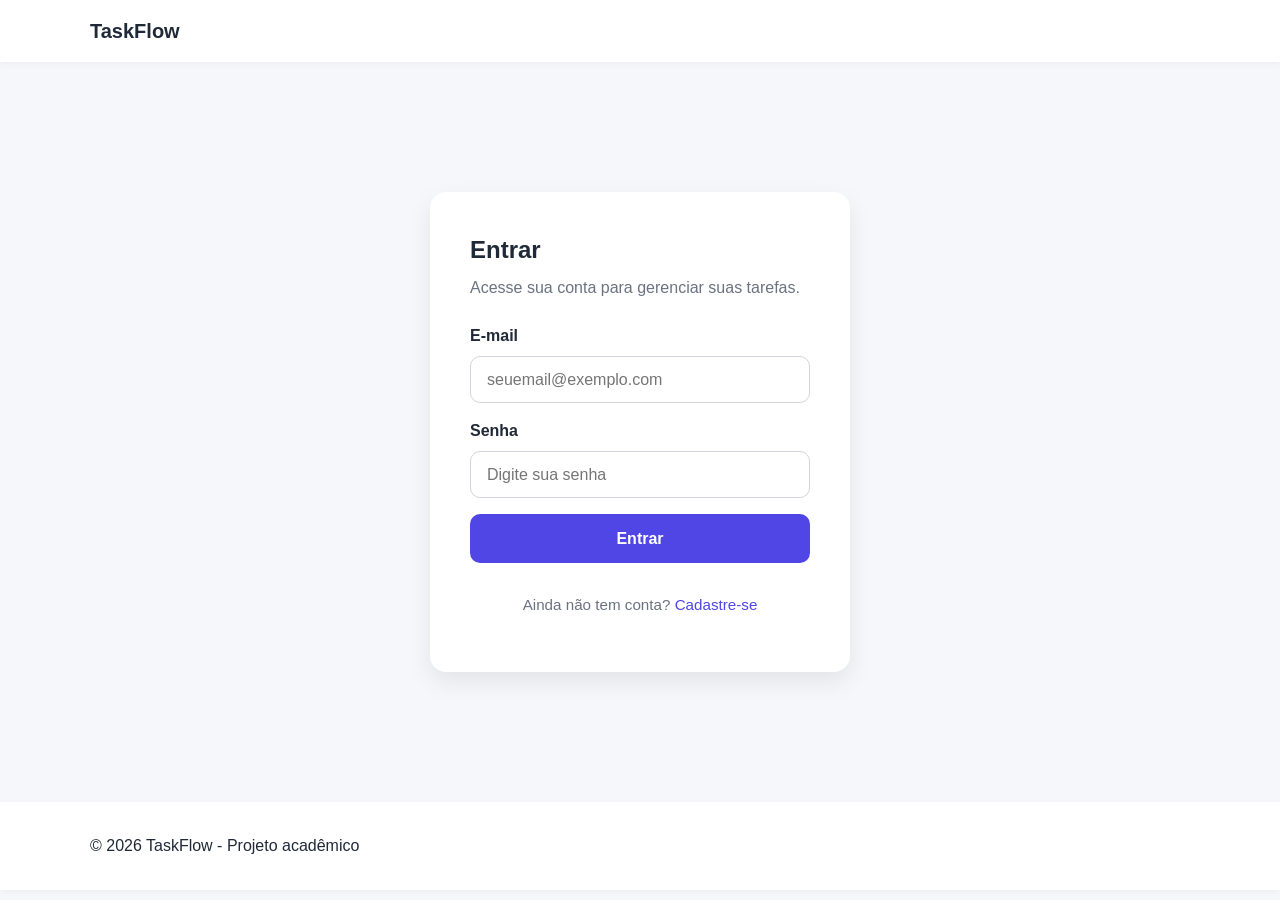
<file: index.html>
<!doctype html>
<html lang="pt-BR">
<head>
  <meta charset="utf-8">
  <meta name="viewport" content="width=device-width, initial-scale=1">
  <title>Login | TaskFlow</title>
  <link rel="stylesheet" href="css/estilos.css">
</head>
<body>
  <a class="skip-link" href="#conteudo-principal">Pular para o conteúdo</a>

  <header class="topo">
    <div class="container">
      <p class="logo">TaskFlow</p>
    </div>
  </header>

  <main id="conteudo-principal" class="container auth-page">
    <section class="auth-card">
      <h1>Entrar</h1>
      <p class="subtexto">Acesse sua conta para gerenciar suas tarefas.</p>

      <form action="#" method="post" class="formulario">
        <div class="campo">
          <label for="email">E-mail</label>
          <input id="email" name="email" type="email" placeholder="seuemail@exemplo.com" required>
        </div>

        <div class="campo">
          <label for="senha">Senha</label>
          <input id="senha" name="senha" type="password" placeholder="Digite sua senha" required>
        </div>

        <button type="submit" class="botao">Entrar</button>

        <p class="link-texto">
          Ainda não tem conta?
          <a href="pages/cadastro.html">Cadastre-se</a>
        </p>
      </form>
    </section>
  </main>

  <footer class="rodape">
    <div class="container">
      <p>© 2026 TaskFlow - Projeto acadêmico</p>
    </div>
  </footer>
</body>
</html>
</file>
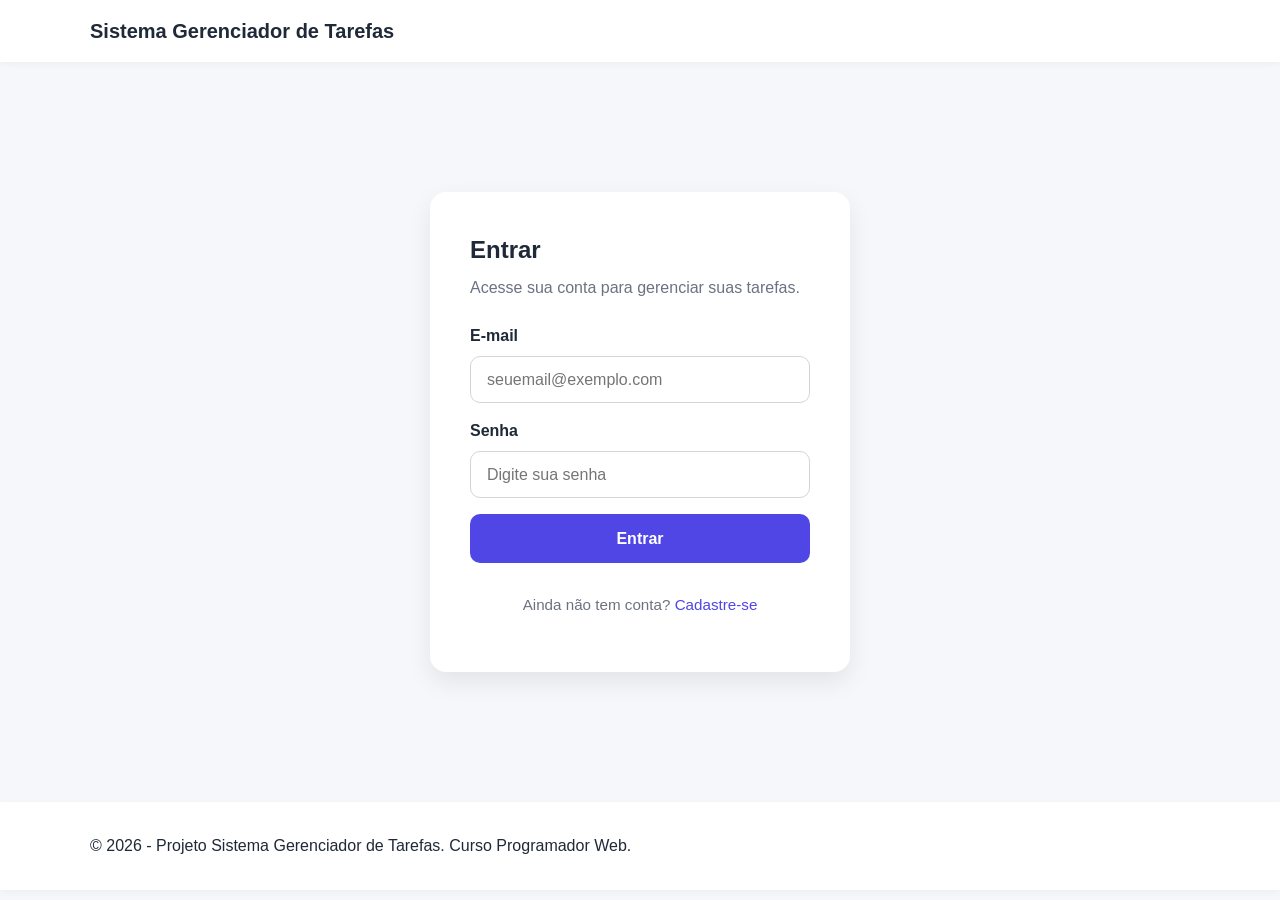
<file: src/index.html>
<!doctype html>
<html lang="pt-BR">
<head>
  <meta charset="utf-8">
  <meta name="viewport" content="width=device-width, initial-scale=1">
  <title>Login | TaskFlow</title>
  <link rel="stylesheet" href="css/estilos.css">
</head>
<body>
  <a class="skip-link" href="#conteudo-principal">Pular para o conteúdo</a>

  <header class="topo">
    <div class="container">
      <p class="logo">Sistema Gerenciador de Tarefas</p>
    </div>
  </header>

  <main id="conteudo-principal" class="container auth-page">
    <section class="auth-card">
      <h1>Entrar</h1>
      <p class="subtexto">Acesse sua conta para gerenciar suas tarefas.</p>

      <form action="#" method="post" class="formulario">
        <div class="campo">
          <label for="email">E-mail</label>
          <input id="email" name="email" type="email" placeholder="seuemail@exemplo.com" required>
        </div>

        <div class="campo">
          <label for="senha">Senha</label>
          <input id="senha" name="senha" type="password" placeholder="Digite sua senha" required>
        </div>

        <button type="submit" class="botao">Entrar</button>

        <p class="link-texto">
          Ainda não tem conta?
          <a href="pages/cadastro.html">Cadastre-se</a>
        </p>
      </form>
    </section>
  </main>

  <footer class="rodape">
    <div class="container">
      <p>© 2026 - Projeto Sistema Gerenciador de Tarefas. Curso Programador Web. </p>
    </div>
  </footer>
</body>
</html>
</file>
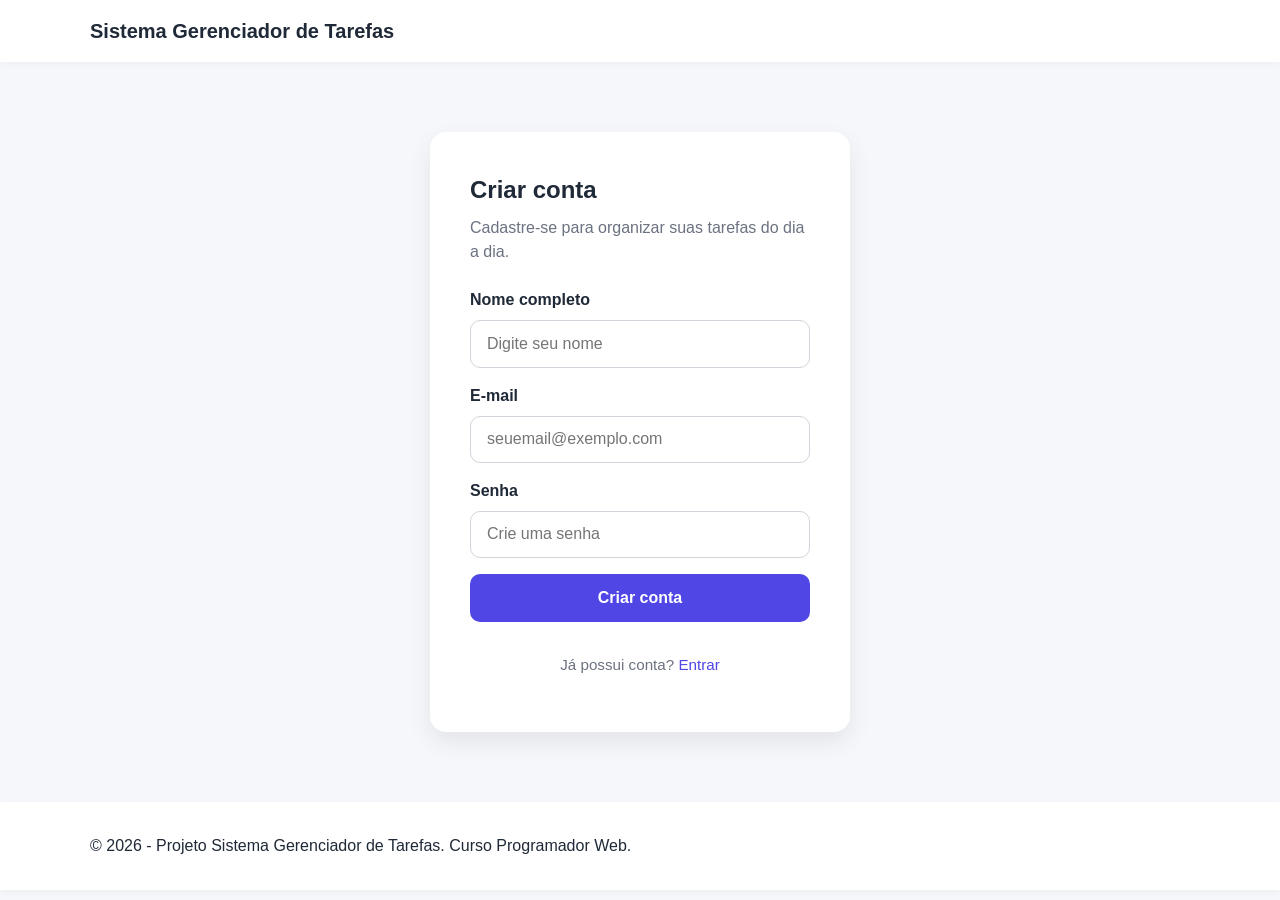
<file: src/pagecadastro.html>
<!doctype html>
<html lang="pt-BR">
<head>
  <meta charset="utf-8">
  <meta name="viewport" content="width=device-width, initial-scale=1">
  <title>Cadastro | Sistema Gerenciador de Tarefas</title>
  <link rel="stylesheet" href="css/estilos.css">
</head>
<body>
  <a class="skip-link" href="#conteudo-principal">Pular para o conteúdo</a>

  <header class="topo">
    <div class="container">
      <p class="logo">Sistema Gerenciador de Tarefas</p>
    </div>
  </header>
  <main id="conteudo-principal" class="container auth-page">
  <section class="auth-card">
    <h1>Criar conta</h1>
    <p class="subtexto">Cadastre-se para organizar suas tarefas do dia a dia.</p>

    <form action="#" method="post" class="formulario">
      <div class="campo">
        <label for="nome">Nome completo</label>
        <input id="nome" name="nome" type="text" placeholder="Digite seu nome" required>
      </div>

      <div class="campo">
        <label for="email">E-mail</label>
        <input id="email" name="email" type="email" placeholder="seuemail@exemplo.com" required>
      </div>

      <div class="campo">
        <label for="senha">Senha</label>
        <input id="senha" name="senha" type="password" placeholder="Crie uma senha" required>
      </div>

      <button type="submit" class="botao">Criar conta</button>

      <p class="link-texto">
        Já possui conta?
        <a href="../index.html">Entrar</a>
      </p>
    </form>
  </section>
</main>
<footer class="rodape">
    <div class="container">
      <p>© 2026 - Projeto Sistema Gerenciador de Tarefas. Curso Programador Web. </p>
    </div>
  </footer>
</body>
</html>
</file>
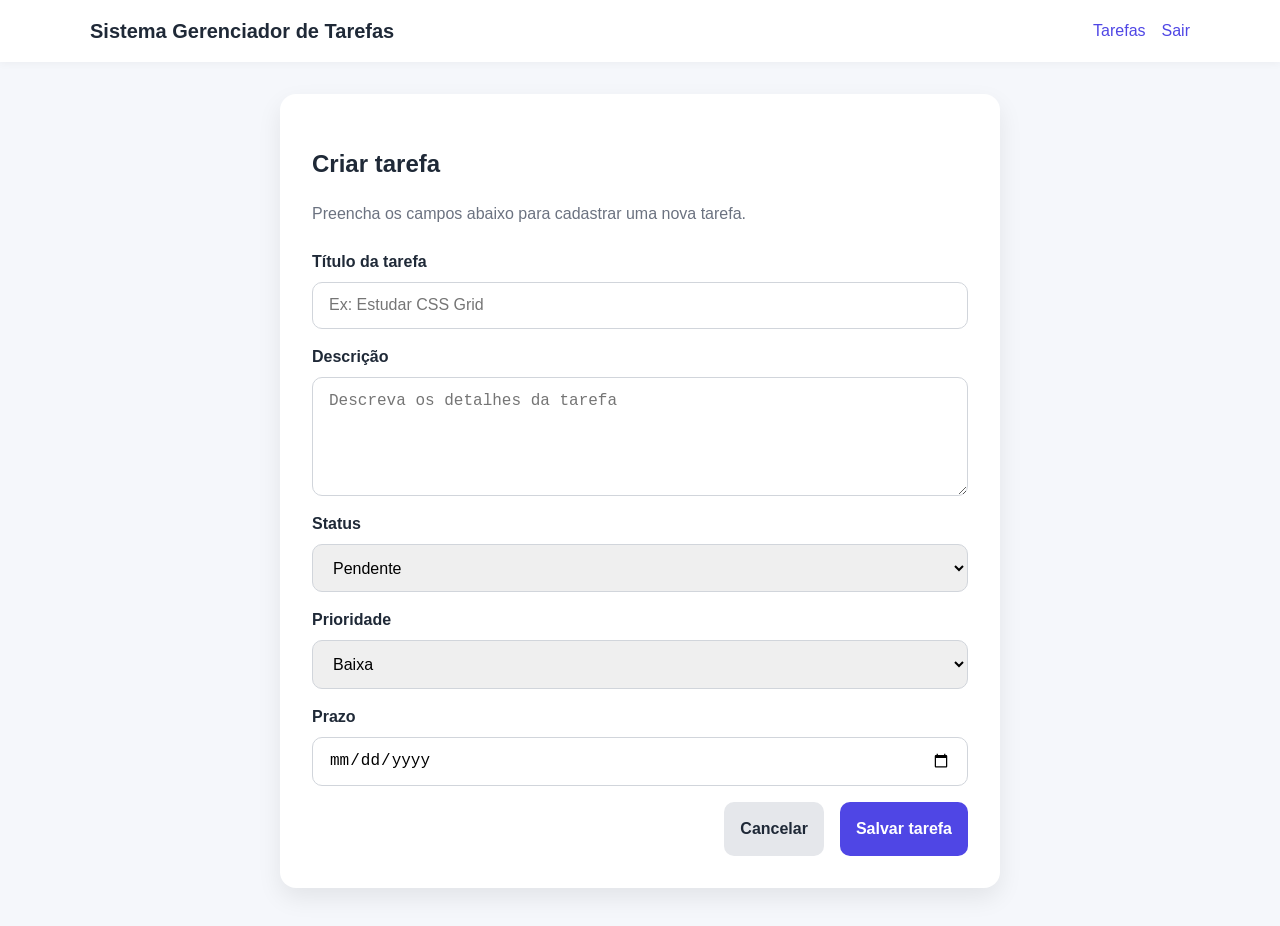
<file: src/pagecriartarefa.html>
<!doctype html>
<html lang="pt-BR">
<head>
  <meta charset="utf-8">
  <meta name="viewport" content="width=device-width, initial-scale=1">
  <title>Criar Tarefa | Sistema Gerenciador de Tarefas</title>
  <link rel="stylesheet" href="./css/estilos.css">
</head>
<body>
  <a class="skip-link" href="#conteudo-principal">Pular para o conteúdo</a>

  <header class="topo">
    <div class="container barra-topo">
      <p class="logo">Sistema Gerenciador de Tarefas</p>
      <nav aria-label="Principal">
        <a href="pagedasboardtarefas.html">Tarefas</a>
        <a href="../index.html">Sair</a>
      </nav>
    </div>
  </header>

  <main id="conteudo-principal" class="container pagina-dashboard">
    <section class="form-card">
      <h1>Criar tarefa</h1>
      <p class="subtexto">Preencha os campos abaixo para cadastrar uma nova tarefa.</p>

      <form action="#" method="post" class="formulario">
        <div class="campo">
          <label for="titulo">Título da tarefa</label>
          <input
            id="titulo"
            name="titulo"
            type="text"
            placeholder="Ex: Estudar CSS Grid"
            required
          >
        </div>

        <div class="campo">
          <label for="descricao">Descrição</label>
          <textarea
            id="descricao"
            name="descricao"
            rows="5"
            placeholder="Descreva os detalhes da tarefa"
            required
          ></textarea>
        </div>

        <div class="campo">
          <label for="status">Status</label>
          <select id="status" name="status">
            <option value="pendente">Pendente</option>
            <option value="andamento">Em andamento</option>
            <option value="concluida">Concluída</option>
          </select>
        </div>

        <div class="campo">
          <label for="prioridade">Prioridade</label>
          <select id="prioridade" name="prioridade">
            <option value="baixa">Baixa</option>
            <option value="media">Média</option>
            <option value="alta">Alta</option>
          </select>
        </div>

        <div class="campo">
          <label for="prazo">Prazo</label>
          <input id="prazo" name="prazo" type="date">
        </div>

        <div class="acoes-formulario">
          <a class="botao-secundario" href="pagedasboardtarefas.html">Cancelar</a>
          <button type="submit" class="botao">Salvar tarefa</button>
        </div>
      </form>
    </section>
  </main>
  </body>
</html>
</file>
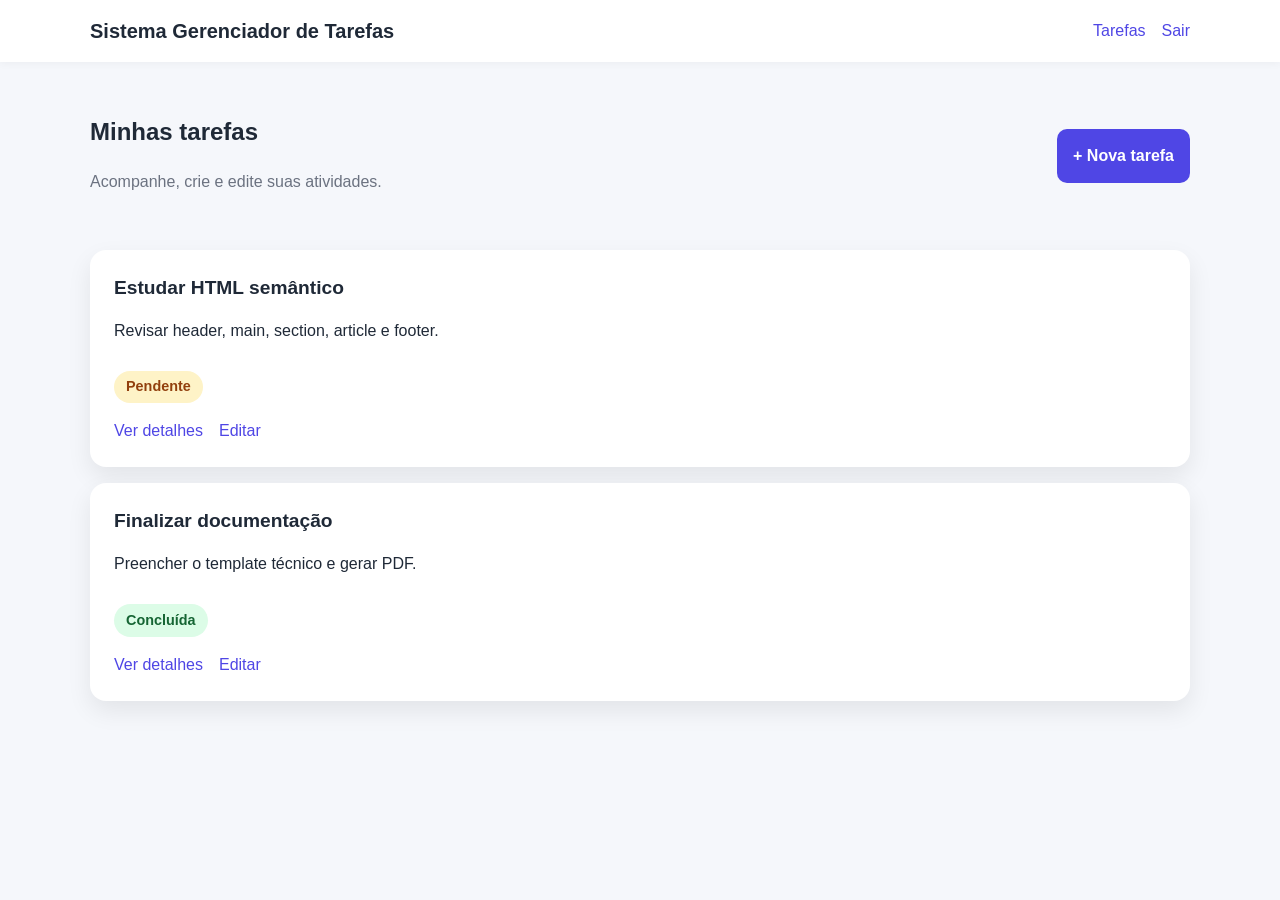
<file: src/pagedasboardtarefas.html>
<!doctype html>
<html lang="pt-BR">
<head>
  <meta charset="utf-8">
  <meta name="viewport" content="width=device-width, initial-scale=1">
  <title>Dashboard |  Sistema Gerenciador de Tarefas</title>
  <link rel="stylesheet" href="./css/estilos.css">
</head>
<body>
  <a class="skip-link" href="#conteudo-principal">Pular para o conteúdo</a>

  <header class="topo">
    <div class="container barra-topo">
      <p class="logo">Sistema Gerenciador de Tarefas</p>
      <nav aria-label="Principal">
        <a href="dashboard.html">Tarefas</a>
        <a href="../index.html">Sair</a>
      </nav>
    </div>
  </header>

  <main id="conteudo-principal" class="container pagina-dashboard">
    <section class="cabecalho-pagina">
      <div>
        <h1>Minhas tarefas</h1>
        <p class="subtexto">Acompanhe, crie e edite suas atividades.</p>
      </div>
      <a class="botao" href="criar-tarefa.html">+ Nova tarefa</a>
    </section>

    <section class="lista-tarefas">
      <article class="card-tarefa">
        <h2>Estudar HTML semântico</h2>
        <p>Revisar header, main, section, article e footer.</p>
        <span class="status pendente">Pendente</span>
        <div class="acoes-card">
          <a href="tarefa-detalhes.html">Ver detalhes</a>
          <a href="editar-tarefa.html">Editar</a>
        </div>
      </article>

      <article class="card-tarefa">
        <h2>Finalizar documentação</h2>
        <p>Preencher o template técnico e gerar PDF.</p>
        <span class="status concluida">Concluída</span>
        <div class="acoes-card">
          <a href="tarefa-detalhes.html">Ver detalhes</a>
          <a href="editar-tarefa.html">Editar</a>
        </div>
      </article>
    </section>
  </main>
</body>
</html>
</file>
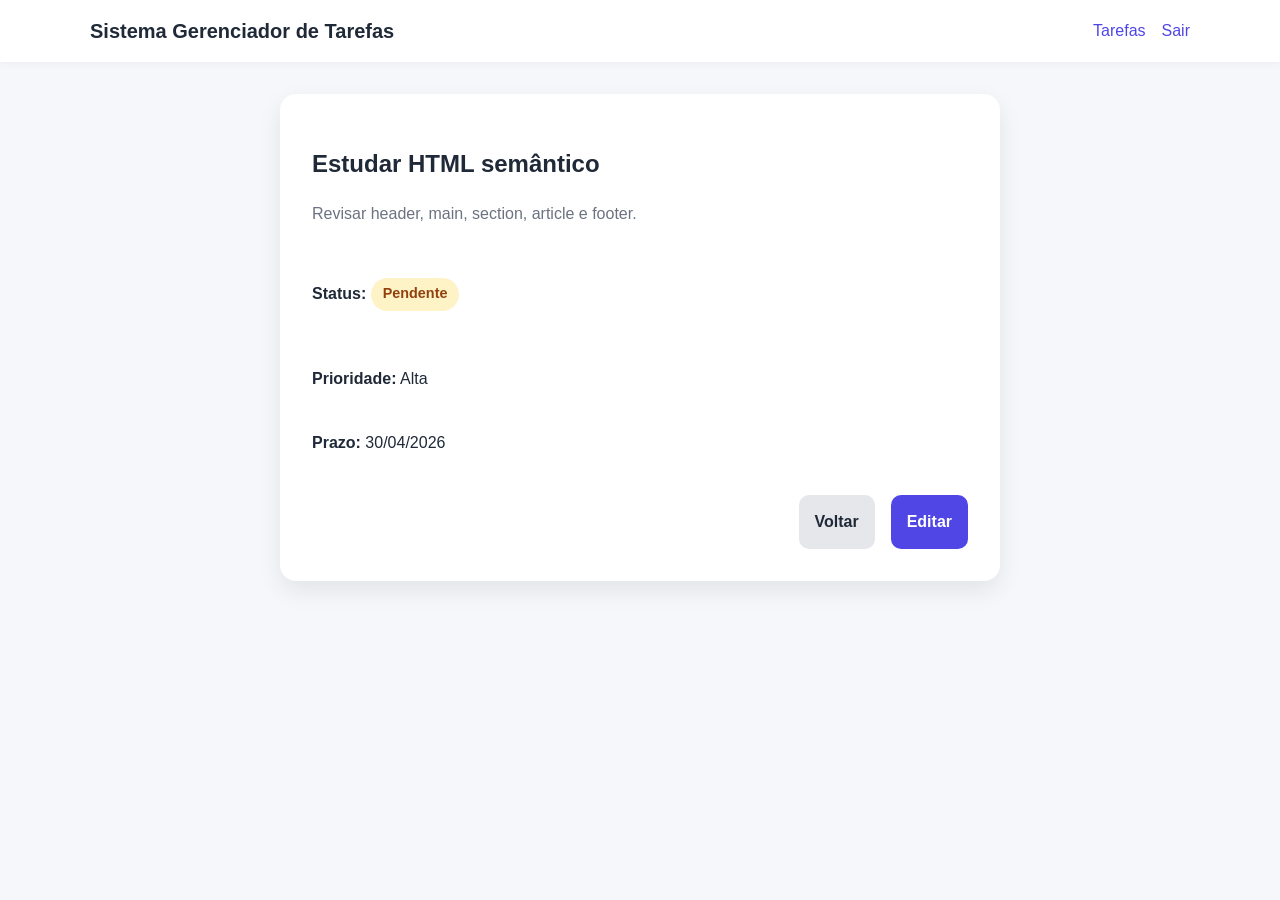
<file: src/pagedetalhesdatarefa.html>
<!doctype html>
<html lang="pt-BR">
<head>
  <meta charset="utf-8">
  <meta name="viewport" content="width=device-width, initial-scale=1">
  <title>Detalhes da Tarefa | Sistema Gerenciador de Tarefa</title>
  <link rel="stylesheet" href="./css/estilos.css">
</head>
<body>
  <a class="skip-link" href="#conteudo-principal">Pular para o conteúdo</a>

  <header class="topo">
    <div class="container barra-topo">
      <p class="logo">Sistema Gerenciador de Tarefas</p>
      <nav aria-label="Principal">
        <a href="pagedasboardtarefas.html">Tarefas</a>
        <a href="../index.html">Sair</a>
      </nav>
    </div>
  </header>

  <main id="conteudo-principal" class="container pagina-dashboard">
    <section class="form-card">
      <h1>Estudar HTML semântico</h1>

      <p class="subtexto">
        Revisar header, main, section, article e footer.
      </p>

      <div class="info-tarefa">
        <p><strong>Status:</strong> <span class="status pendente">Pendente</span></p>
        <p><strong>Prioridade:</strong> Alta</p>
        <p><strong>Prazo:</strong> 30/04/2026</p>
      </div>

      <div class="acoes-formulario">
        <a class="botao-secundario" href="pagedasboardtarefas.html">Voltar</a>
        <a class="botao" href="pageeditartarefa.html">Editar</a>
      </div>
    </section>
  </main>
</body>
</html>
</file>
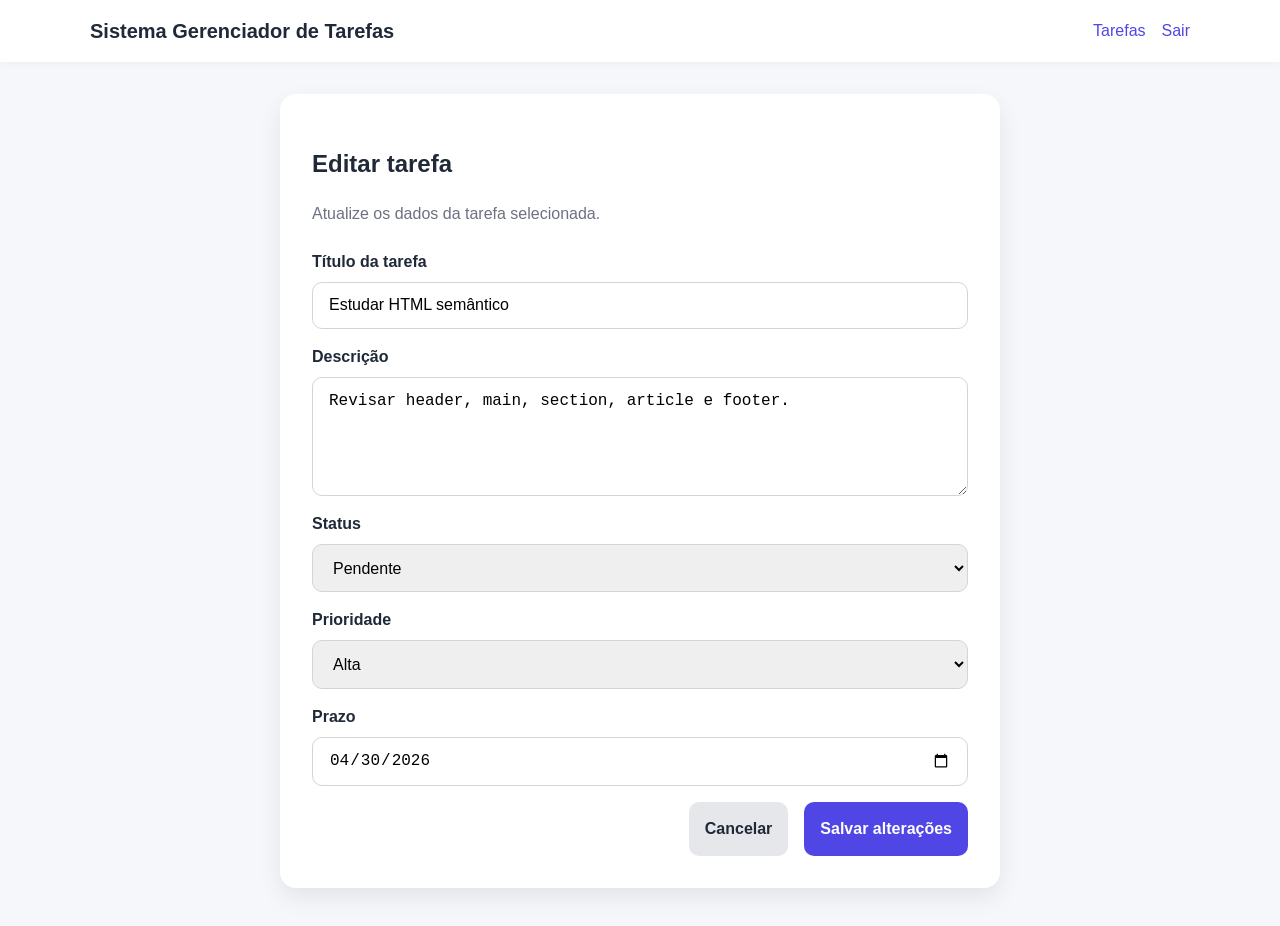
<file: src/pageediçãodetarefa..html>
<!doctype html>
<html lang="pt-BR">
<head>
  <meta charset="utf-8">
  <meta name="viewport" content="width=device-width, initial-scale=1">
  <title>Editar Tarefa | Fluxo de Tarefas</title>
  <link rel="stylesheet" href="./css/estilos.css">
</head>
<body>
  <a class="skip-link" href="#conteudo-principal">Pular para o conteúdo</a>

  <header class="topo">
    <div class="container barra-topo">
      <p class="logo">Sistema Gerenciador de Tarefas</p>
      <nav aria-label="Principal">
        <a href="pagedasboardtarefas.html">Tarefas</a>
        <a href="../index.html">Sair</a>
      </nav>
    </div>
  </header>

  <main id="conteudo-principal" class="container pagina-dashboard">
    <section class="form-card">
      <h1>Editar tarefa</h1>
      <p class="subtexto">Atualize os dados da tarefa selecionada.</p>

      <form action="#" method="post" class="formulario">
        <div class="campo">
          <label for="titulo">Título da tarefa</label>
          <input
            id="titulo"
            name="titulo"
            type="text"
            value="Estudar HTML semântico"
            required
          >
        </div>

        <div class="campo">
          <label for="descricao">Descrição</label>
          <textarea
            id="descricao"
            name="descricao"
            rows="5"
            required
          >Revisar header, main, section, article e footer.</textarea>
        </div>

        <div class="campo">
          <label for="status">Status</label>
          <select id="status" name="status">
            <option value="pendente" selected>Pendente</option>
            <option value="andamento">Em andamento</option>
            <option value="concluida">Concluída</option>
          </select>
        </div>

        <div class="campo">
          <label for="prioridade">Prioridade</label>
          <select id="prioridade" name="prioridade">
            <option value="baixa">Baixa</option>
            <option value="media">Média</option>
            <option value="alta" selected>Alta</option>
          </select>
        </div>

        <div class="campo">
          <label for="prazo">Prazo</label>
          <input id="prazo" name="prazo" type="date" value="2026-04-30">
        </div>

        <div class="acoes-formulario">
          <a class="botao-secundario" href="pagedasboardtarefas.html">Cancelar</a>
          <button type="submit" class="botao">Salvar alterações</button>
        </div>
      </form>
    </section>
  </main>
</body>
</html>
</file>
<file: css/estilos.css>
:root {
  --cor-primaria: #4f46e5;
  --cor-primaria-escura: #3730a3;
  --cor-fundo: #f5f7fb;
  --cor-superficie: #ffffff;
  --cor-texto: #1f2937;
  --cor-texto-suave: #6b7280;
  --cor-borda: #d1d5db;
  --cor-sucesso: #16a34a;
  --cor-alerta: #dc2626;
  --sombra: 0 10px 25px rgba(0, 0, 0, 0.08);
  --raio: 16px;
  --espaco: 1rem;
  --largura-max: 1100px;
}

* {
  box-sizing: border-box;
}

html {
  font-size: 16px;
}

body {
  margin: 0;
  font-family: Arial, Helvetica, sans-serif;
  background: var(--cor-fundo);
  color: var(--cor-texto);
  line-height: 1.5;
}

img {
  max-width: 100%;
  display: block;
}

a {
  color: var(--cor-primaria);
  text-decoration: none;
}

a:hover {
  text-decoration: underline;
}

:focus-visible {
  outline: 3px solid #111827;
  outline-offset: 2px;
}

.skip-link {
  position: absolute;
  left: -9999px;
  top: 0;
}

.skip-link:focus {
  left: 1rem;
  top: 1rem;
  background: #111827;
  color: #fff;
  padding: 0.75rem 1rem;
  border-radius: 8px;
  z-index: 1000;
}

.container {
  width: min(100% - 2rem, var(--largura-max));
  margin: 0 auto;
}

.topo,
.rodape {
  background: var(--cor-superficie);
  padding: 1rem 0;
  box-shadow: 0 2px 8px rgba(0, 0, 0, 0.04);
}

.logo {
  margin: 0;
  font-size: 1.25rem;
  font-weight: bold;
}

.auth-page {
  min-height: calc(100vh - 160px);
  display: grid;
  place-items: center;
  padding: 2rem 0;
}

.auth-card {
  width: 100%;
  max-width: 420px;
  background: var(--cor-superficie);
  padding: 2rem;
  border-radius: var(--raio);
  box-shadow: var(--sombra);
}

.auth-card h1 {
  margin-top: 0;
  margin-bottom: 0.5rem;
}

.subtexto {
  margin-top: 0;
  margin-bottom: 1.5rem;
  color: var(--cor-texto-suave);
}

.formulario {
  display: grid;
  gap: 1rem;
}

.campo {
  display: grid;
  gap: 0.5rem;
}

.campo label {
  font-weight: 600;
}

.campo input,
.campo textarea,
.campo select {
  width: 100%;
  padding: 0.85rem 1rem;
  border: 1px solid var(--cor-borda);
  border-radius: 10px;
  font-size: 1rem;
}

.botao {
  border: none;
  background: var(--cor-primaria);
  color: white;
  padding: 0.95rem 1rem;
  border-radius: 10px;
  font-size: 1rem;
  font-weight: bold;
  cursor: pointer;
}

.botao:hover {
  background: var(--cor-primaria-escura);
}

.link-texto {
  text-align: center;
  font-size: 0.95rem;
  color: var(--cor-texto-suave);
}

@media (min-width: 768px) {
  .auth-card {
    padding: 2.5rem;
  }
}
</file>
<file: src/css/estilos.css>
:root {
  --cor-primaria: #4f46e5;
  --cor-primaria-escura: #3730a3;
  --cor-fundo: #f5f7fb;
  --cor-superficie: #ffffff;
  --cor-texto: #1f2937;
  --cor-texto-suave: #6b7280;
  --cor-borda: #d1d5db;
  --cor-sucesso: #16a34a;
  --cor-alerta: #dc2626;
  --sombra: 0 10px 25px rgba(0, 0, 0, 0.08);
  --raio: 16px;
  --espaco: 1rem;
  --largura-max: 1100px;
}

* {
  box-sizing: border-box;
}

html {
  font-size: 16px;
}

body {
  margin: 0;
  font-family: Arial, Helvetica, sans-serif;
  background: var(--cor-fundo);
  color: var(--cor-texto);
  line-height: 1.5;
}

img {
  max-width: 100%;
  display: block;
}

a {
  color: var(--cor-primaria);
  text-decoration: none;
}

a:hover {
  text-decoration: underline;
}

:focus-visible {
  outline: 3px solid #111827;
  outline-offset: 2px;
}

.skip-link {
  position: absolute;
  left: -9999px;
  top: 0;
}

.skip-link:focus {
  left: 1rem;
  top: 1rem;
  background: #111827;
  color: #fff;
  padding: 0.75rem 1rem;
  border-radius: 8px;
  z-index: 1000;
}

.container {
  width: min(100% - 2rem, var(--largura-max));
  margin: 0 auto;
}

.topo,
.rodape {
  background: var(--cor-superficie);
  padding: 1rem 0;
  box-shadow: 0 2px 8px rgba(0, 0, 0, 0.04);
}

.logo {
  margin: 0;
  font-size: 1.25rem;
  font-weight: bold;
}

.auth-page {
  min-height: calc(100vh - 160px);
  display: grid;
  place-items: center;
  padding: 2rem 0;
}

.auth-card {
  width: 100%;
  max-width: 420px;
  background: var(--cor-superficie);
  padding: 2rem;
  border-radius: var(--raio);
  box-shadow: var(--sombra);
}

.auth-card h1 {
  margin-top: 0;
  margin-bottom: 0.5rem;
}

.subtexto {
  margin-top: 0;
  margin-bottom: 1.5rem;
  color: var(--cor-texto-suave);
}

.formulario {
  display: grid;
  gap: 1rem;
}

.campo {
  display: grid;
  gap: 0.5rem;
}

.campo label {
  font-weight: 600;
}

.campo input,
.campo textarea,
.campo select {
  width: 100%;
  padding: 0.85rem 1rem;
  border: 1px solid var(--cor-borda);
  border-radius: 10px;
  font-size: 1rem;
}

.botao {
  border: none;
  background: var(--cor-primaria);
  color: white;
  padding: 0.95rem 1rem;
  border-radius: 10px;
  font-size: 1rem;
  font-weight: bold;
  cursor: pointer;
}

.botao:hover {
  background: var(--cor-primaria-escura);
}

.link-texto {
  text-align: center;
  font-size: 0.95rem;
  color: var(--cor-texto-suave);
}

@media (min-width: 768px) {
  .auth-card {
    padding: 2.5rem;
  }
}.barra-topo {
  display: flex;
  justify-content: space-between;
  align-items: center;
  gap: 1rem;
}

.barra-topo nav {
  display: flex;
  gap: 1rem;
  flex-wrap: wrap;
}

.pagina-dashboard {
  padding: 2rem 0;
}

.cabecalho-pagina {
  display: flex;
  justify-content: space-between;
  align-items: center;
  gap: 1rem;
  margin-bottom: 2rem;
  flex-wrap: wrap;
}

.lista-tarefas {
  display: grid;
  gap: 1rem;
}

.card-tarefa {
  background: var(--cor-superficie);
  border-radius: var(--raio);
  padding: 1.5rem;
  box-shadow: var(--sombra);
}

.card-tarefa h2 {
  margin-top: 0;
  font-size: 1.2rem;
}

.status {
  display: inline-block;
  margin: 0.75rem 0 1rem;
  padding: 0.35rem 0.75rem;
  border-radius: 999px;
  font-size: 0.9rem;
  font-weight: bold;
}

.pendente {
  background: #fef3c7;
  color: #92400e;
}

.concluida {
  background: #dcfce7;
  color: #166534;
}

.acoes-card {
  display: flex;
  gap: 1rem;
  flex-wrap: wrap;
}.form-card {
  max-width: 720px;
  margin: 0 auto;
  background: var(--cor-superficie);
  padding: 2rem;
  border-radius: var(--raio);
  box-shadow: var(--sombra);
}

.acoes-formulario {
  display: flex;
  gap: 1rem;
  justify-content: flex-end;
  flex-wrap: wrap;
}

.botao-secundario {
  display: inline-block;
  background: #e5e7eb;
  color: var(--cor-texto);
  padding: 0.95rem 1rem;
  border-radius: 10px;
  font-size: 1rem;
  font-weight: bold;
  text-decoration: none;
}

.botao-secundario:hover {
  text-decoration: none;
  background: #d1d5db;
}.info-tarefa {
  margin: 1.5rem 0;
  display: grid;
  gap: 0.5rem;
}
</file>
